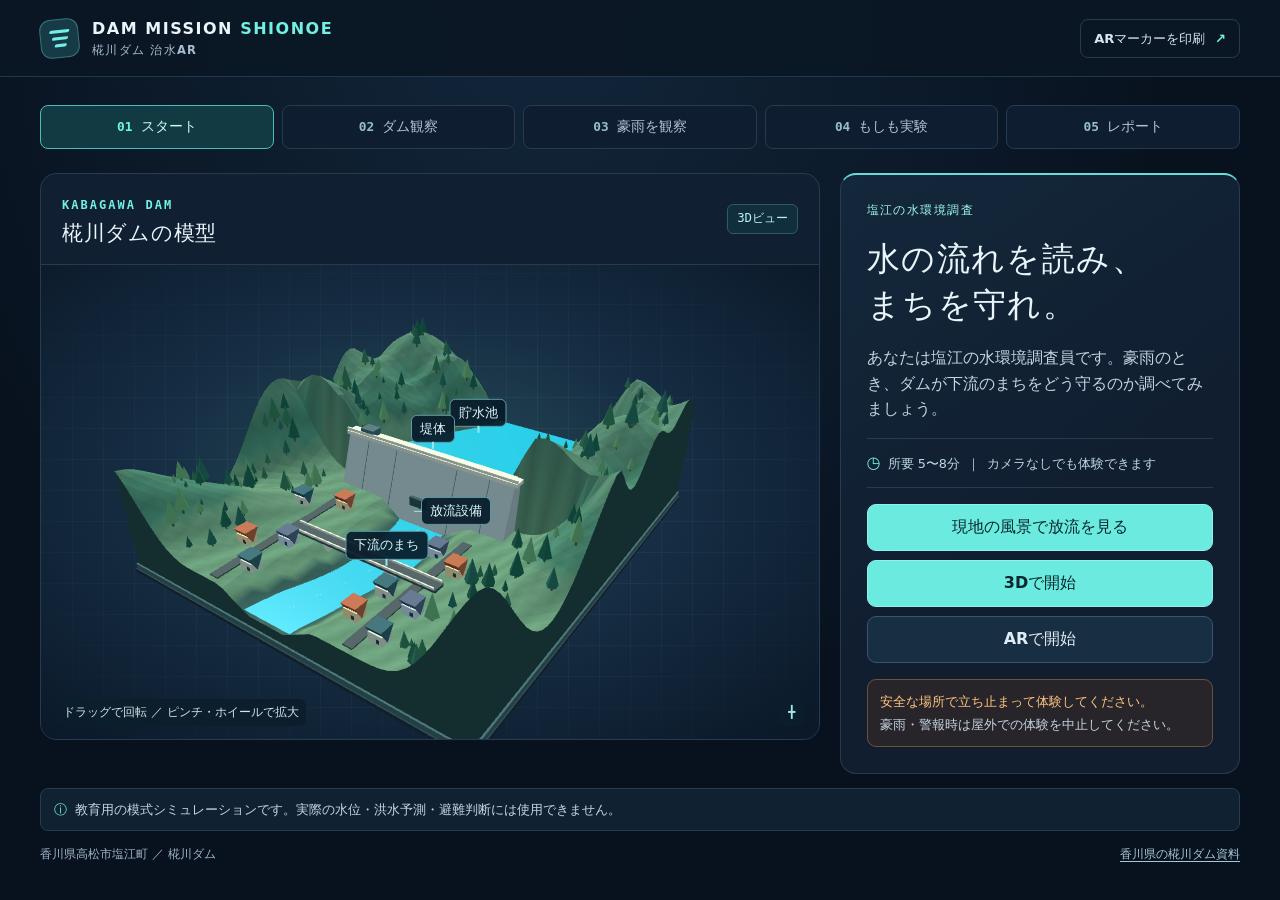
<file: index.html>
<!doctype html>
<html lang="ja">
<head><link rel="icon" href="data:,">
  <meta charset="UTF-8">
  <meta name="viewport" content="width=device-width, initial-scale=1, viewport-fit=cover">
  <meta name="theme-color" content="#08121f">
  <meta name="description" content="椛川ダムを題材に、豪雨の流入・貯留・放流を観察する教育用の3D・AR体験。">
  <title>DAM MISSION SHIONOE | 椛川ダム治水AR</title>
  <script type="module" crossorigin src="./assets/index-3j3i1ATy.js"></script>
  <link rel="modulepreload" crossorigin href="./assets/ar-controller-DDlqlueF.js">
  <link rel="stylesheet" crossorigin href="./assets/index--AMzJMVo.css">
</head>
<body>
  <div id="app"></div>
</body>
</html>
</file>
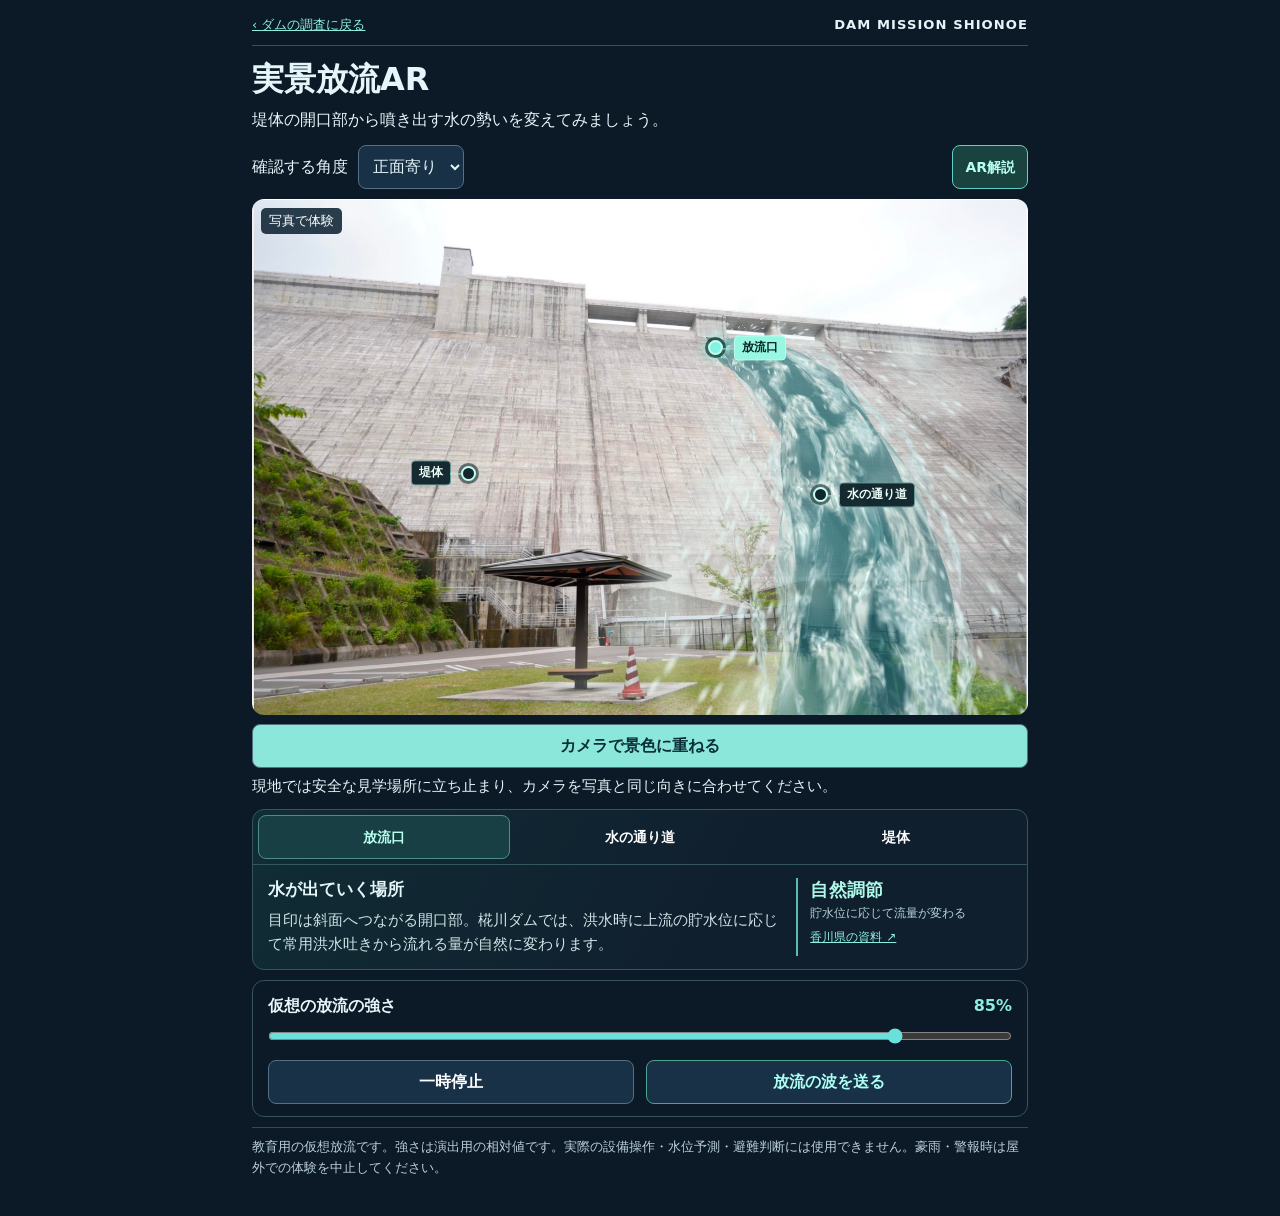
<file: landscape.html>
<!doctype html><html lang="ja"><head><link rel="icon" href="data:,"><meta charset="utf-8"><meta name="viewport" content="width=device-width, initial-scale=1">
<title>実景放流AR | DAM MISSION SHIONOE</title>  <script type="module" crossorigin src="./assets/landscape-BZIjHYIG.js"></script>
  <link rel="modulepreload" crossorigin href="./assets/ar-controller-DDlqlueF.js">
  <link rel="stylesheet" crossorigin href="./assets/landscape-DJ0ObCbS.css">
</head><body>
<main class="field">
<header><a href="./">‹ ダムの調査に戻る</a><span>DAM MISSION SHIONOE</span></header>
<h1>実景放流AR</h1>
<p>堤体の開口部から噴き出す水の勢いを変えてみましょう。</p>
<div class="view-picker">
  <label for="view-picker">確認する角度</label>
  <select id="view-picker">
    <option value="front">正面寄り</option>
    <option value="oblique">斜めから</option>
  </select>
  <button id="guide-toggle" type="button" aria-controls="dam-guide guide-anchors" aria-pressed="true">AR解説</button>
</div>
<div class="stage" id="stage"><img id="photo" src="./landscape/dam.jpg" alt="下流側から見上げたダム。開口部から右下に水路が延びる。"><canvas id="water" aria-label="開口部から斜面に沿って流れる模式的な放流水"></canvas><span id="mode">写真で体験</span><div id="guide-anchors"></div></div>
<button id="camera" class="field-camera">カメラで景色に重ねる</button>
<p id="status" role="status">現地では安全な見学場所に立ち止まり、カメラを写真と同じ向きに合わせてください。</p>
<section id="dam-guide" class="dam-guide" aria-label="椛川ダムの見どころ">
  <nav id="guide-topics" class="guide-topics" aria-label="解説を選ぶ"></nav>
  <div class="guide-card" aria-live="polite">
    <div class="guide-intro">
      <h2 id="guide-title"></h2>
      <p id="guide-body"></p>
    </div>
    <div class="guide-fact">
      <p id="guide-metric"></p>
      <p id="guide-caption"></p>
      <a id="guide-source" target="_blank" rel="noopener noreferrer">香川県の資料 ↗</a>
    </div>
  </div>
</section>
<div class="controls"><div class="level"><label for="strength">仮想の放流の強さ</label><output id="reading" for="strength">85%</output></div>
<input id="strength" type="range" min="0" max="100" value="85" step="1">
<div class="actions"><button id="pause">一時停止</button><button id="surge">放流の波を送る</button></div></div>
<p class="note">教育用の仮想放流です。強さは演出用の相対値です。実際の設備操作・水位予測・避難判断には使用できません。豪雨・警報時は屋外での体験を中止してください。</p>
</main></body></html>
</file>
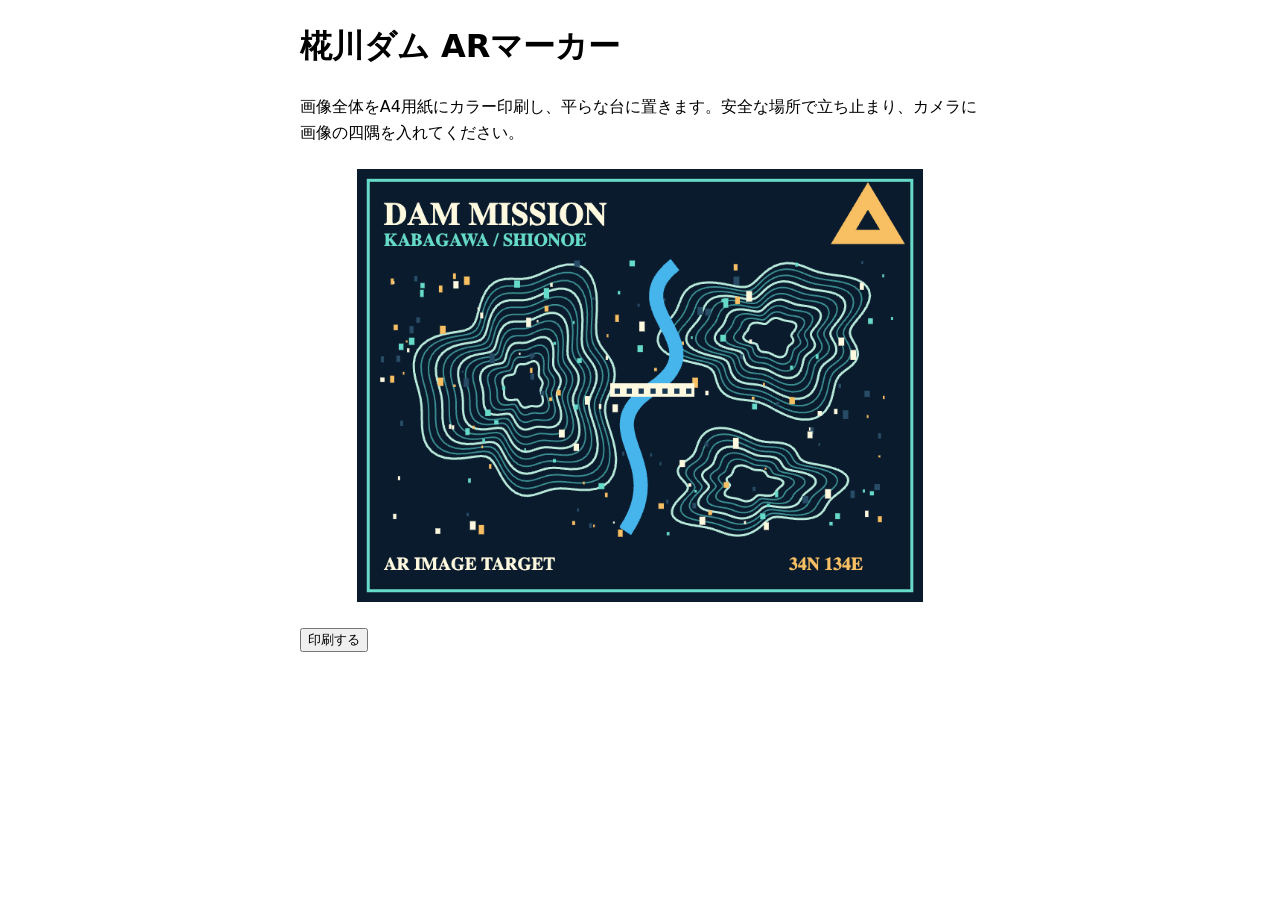
<file: markers/print.html>
<!doctype html>
<html lang="ja">
<meta charset="utf-8">
<meta name="viewport" content="width=device-width, initial-scale=1">
<title>椛川ダム ARマーカー印刷用</title>
<style>
  body { font: 16px/1.6 system-ui, sans-serif; margin: 20px auto; width: min(180mm, calc(100% - 32px)); }
  img { display: block; width: 150mm; max-width: 100%; margin: 24px auto; }
  @media print { @page { size: A4; margin: 15mm; } body {margin:0; width:auto} button { display:none } img { break-inside: avoid } }
</style>
<h1>椛川ダム ARマーカー</h1>
<p>画像全体をA4用紙にカラー印刷し、平らな台に置きます。安全な場所で立ち止まり、カメラに画像の四隅を入れてください。</p>
<img src="./kabagawa.png" alt="DAM MISSION KABAGAWA AR画像マーカー">
<button onclick="window.print()">印刷する</button>
</html>
</file>
<file: assets/index--AMzJMVo.css>
:root{font-family:Inter,Hiragino Kaku Gothic ProN,Yu Gothic,Meiryo,system-ui,sans-serif;color:#e9f5fb;background:#08121f;color-scheme:dark;--panel: #101f31;--line: #263b50;--muted: #adc0d0;--cyan: #72f0e4;--amber: #ffc480;font-synthesis:none}*{box-sizing:border-box}[hidden]{display:none!important}body{margin:0;min-width:280px;line-height:1.6;background:radial-gradient(ellipse at 42% 0%,#12263a 1%,transparent 60%)}button,select{font:inherit}button{cursor:pointer}button:disabled{cursor:default}button:focus-visible,a:focus-visible,select:focus-visible{outline:3px solid #ffc480;outline-offset:3px}a{color:var(--cyan);text-underline-offset:.22em}h1,h2,h3,p,ol,dl{margin:0}h1,h2,h3{line-height:1.32}h1:focus{outline:none}.wrap{width:min(1370px,calc(100% - 80px));margin-inline:auto}.topbar{background:#0a1624e8;border-bottom:1px solid #22374a}.header-inner{height:76px;display:flex;align-items:center;justify-content:space-between;gap:12px}.brand{display:flex;align-items:center;gap:13px;font-size:1rem;font-weight:900;letter-spacing:.095em;line-height:1.25}.brand b{color:var(--cyan)}.brand small{display:block;color:#a9bdd0;letter-spacing:.11em;font-size:.72rem;margin-top:4px}.brand-icon{position:relative;width:39px;height:39px;flex:0 0 39px;display:grid;place-content:center;gap:4px;border-radius:11px;background:#163b46;border:1px solid #37737a;transform:rotate(-6deg)}.brand-icon i{width:20px;height:3px;background:var(--cyan);border-radius:2px;transform:skew(-25deg)}.brand-icon i:nth-child(2){width:16px;margin-left:2px}.brand-icon i:nth-child(3){width:12px;margin-left:4px}.marker-link{color:#d3e6ef;font-size:.82rem;font-weight:650;text-decoration:none;border:1px solid var(--line);border-radius:8px;padding:8px 13px;white-space:nowrap}.marker-link span{color:var(--cyan);margin-left:5px}.marker-link:hover{border-color:var(--cyan)}.journey{margin:28px 0 24px}.journey ol{display:grid;grid-template-columns:repeat(5,1fr);list-style:none;padding:0;gap:8px}.journey li{display:flex;align-items:center;justify-content:center;gap:8px;min-height:44px;padding:4px;border-radius:8px;border:1px solid #243b51;color:#b0c2d3;font-size:.9rem;font-weight:650;background:#0e1e30}.journey li.current{color:#c7fff6;background:#123a43;border-color:#4cbcbb}.journey li.past:not(.current){color:#a8ddd7;border-color:#315463}.phase-number,.eyebrow,.tag,.meters strong,#sim-time{font-family:ui-monospace,SFMono-Regular,Consolas,monospace;font-variant-numeric:tabular-nums}.phase-number{font-size:.8rem;color:#98bdcd}.journey .current .phase-number{color:var(--cyan)}.mission{display:grid;grid-template-columns:minmax(0,1.95fr) minmax(312px,1fr);align-items:start;gap:20px}.model-card,.mission-panel{background:var(--panel);border:1px solid var(--line);border-radius:16px;overflow:hidden}.model-header{padding:17px 21px;display:flex;justify-content:space-between;align-items:center;gap:10px;border-bottom:1px solid #263b50}.eyebrow{display:inline-block;color:var(--cyan);font-size:.75rem;letter-spacing:.17em;font-weight:750}.model-header h2,.chart-header h2{font-size:1.3rem;margin-top:3px;letter-spacing:.035em}.tag{flex-shrink:0;color:#b9f5ef;background:#102e3d;border:1px solid #315968;border-radius:6px;padding:4px 9px;font-size:.77rem}.surface{position:relative;isolation:isolate;height:clamp(325px,37vw,545px);overflow:hidden;background:radial-gradient(ellipse at 48% 46%,#274e58 0,#162d43 46%,#0b1929 95%)}.view-grid{position:absolute;inset:0;z-index:-1;background:repeating-linear-gradient(0deg,#79b5c113 0 1px,transparent 1px 31px),repeating-linear-gradient(90deg,#79b5c113 0 1px,transparent 1px 31px);-webkit-mask-image:radial-gradient(ellipse at 50% 50%,#000 40%,transparent 95%);mask-image:radial-gradient(ellipse at 50% 50%,#000 40%,transparent 95%)}.surface canvas{position:absolute;inset:0;width:100%;height:100%;display:block;touch-action:none}.camera-feed{position:absolute;width:100%;height:100%;object-fit:cover;inset:0}.surface.ar-active .view-grid{display:none}.landmark{position:absolute;pointer-events:none;transform:translate(-50%,-120%);font-size:.8rem;font-weight:750;white-space:nowrap;color:#dffbfe;background:#091d2cf0;border:1px solid #5a9aa4;border-radius:6px;padding:3px 8px}.landmark:after{content:"";position:absolute;top:100%;left:calc(50% - 1px);background:#94e9e3;width:2px;height:7px}.landmark[data-landmark=outlet]{transform:translate(9px,-25%)}.landmark[data-landmark=outlet]:after{left:-8px;top:50%;width:8px;height:1px}.scene-caption{pointer-events:none;position:absolute;inset:auto 15px 13px;display:flex;align-items:center;justify-content:space-between;gap:8px;color:#d3e3ec;font-size:.74rem}.scene-caption span{background:#0c1e2cee;border-radius:6px;padding:4px 7px}.scene-caption .caption-axis{color:#a2e4e7;padding-inline:9px}.tracking,.scene-error{position:absolute;inset:42% 10% auto;text-align:center;border:1px solid #67beba;border-radius:11px;background:#091a29ec;padding:12px}.view-tools{display:flex;gap:8px;flex-wrap:wrap;padding:10px 15px;border-top:1px solid var(--line)}.tool{border:1px solid #365267;border-radius:8px;color:#e2eef3;background:#152a3c;min-height:40px;padding:5px 11px;font-size:.84rem;font-weight:650}.tool[aria-pressed=true]{background:#153e49;border-color:#58bfc5}.tool:hover{border-color:var(--cyan)}.tool span{color:var(--cyan)}.view-switch{margin-left:auto}.mission-panel{padding:clamp(20px,2vw,31px);display:flex;flex-direction:column;gap:16px;border-top:2px solid #64dfd7;background:linear-gradient(145deg,#14283b,#101e30 55%)}.mission-panel h1{font-size:clamp(1.66rem,2.55vw,2.48rem);letter-spacing:.045em;font-weight:850;line-height:1.43}.mission-kicker{color:#9df7ed;letter-spacing:.12em}.mission-panel p{color:#c2d4df;font-size:.94rem}.mission-panel .intro{font-size:1rem}.mission-info{display:flex;gap:7px;color:#bed8e1;flex-wrap:wrap;align-items:baseline;font-size:.8rem;padding:11px 0;border-block:1px solid var(--line)}.mission-info span:first-child{color:var(--cyan);font-size:1rem}.actions{display:grid;gap:9px}.primary,.secondary{display:block;width:100%;min-height:47px;padding:9px 12px;border-radius:9px;font-weight:800;border:1px solid transparent}.primary{color:#08272e;background:#6bebdf;border-color:#89f4e9}.primary:hover:not(:disabled){background:#a6fff3}.secondary{color:#e1edf5;background:#182e43;border-color:#38566d}.secondary:hover:not(:disabled){border-color:#79dcd8;background:#1a394a}.primary:disabled,.secondary:disabled{background:#162536;color:#9eb4c4;border-color:#2c4052;opacity:.76}.split-actions{display:grid;grid-template-columns:1fr 1fr;gap:8px}.safety{font-size:.83rem;color:var(--amber);padding:11px 12px;border:1px solid #6a523c;border-radius:9px;background:#28252a}.safety p{font-size:.79rem;margin-top:3px}.mode-label{display:flex;align-items:center;gap:8px;font-weight:700;color:#9df7ed!important}.mode-label span{width:7px;height:7px;border-radius:50%;background:#72eee0;flex:0 0 7px}.ar-guidance,.has-ar .orbit-guidance{display:none}.has-ar .ar-guidance{display:block}.landmarks-list{display:grid;gap:7px}.landmarks-list>div{padding:8px 11px;border-left:2px solid #4aa9ab;background:#132a3d}.landmarks-list dt{color:#acfff3;font-weight:700;font-size:.88rem}.landmarks-list dd{margin:2px 0 0;color:#c3dbe8;font-size:.83rem}.callout{border:1px solid #31596b;border-radius:9px;background:#132e40;padding:12px}.callout strong{font-size:.92rem;color:#a4fff1}.callout p{margin-top:5px;font-size:.88rem}.mission-panel .experiment-warning{border-left:2px solid var(--amber);color:#ffdbaf;padding-left:10px}.mission-panel .subtle{font-size:.8rem;color:var(--muted)}.mission-panel .reflection{color:#b8f8ec}.mission-panel .ar-notice{color:var(--amber);font-size:.87rem}#experiment-form{display:grid;gap:7px}#experiment-form label{font-size:.86rem;font-weight:750;margin-top:8px}#experiment-form small{color:var(--muted);margin-left:5px}#experiment-form select{width:100%;min-height:45px;border:1px solid #426077;border-radius:8px;padding:7px 10px;color:#eaf6fd;background:#0d1e30}#experiment-form button{margin-top:8px}.telemetry{padding:12px 16px 15px;border-top:1px solid var(--line)}.telemetry-top{display:flex;justify-content:space-between;align-items:center;gap:8px;color:var(--muted);font-size:.83rem;margin-bottom:9px}.run-state{color:var(--cyan);font-weight:700}.meters{display:grid;grid-template-columns:repeat(4,minmax(0,1fr));gap:6px}.meters>div,.results-grid>div{background:#0c1b2a;border:1px solid #243d52;border-radius:8px;padding:8px 10px}.meters span{display:block;color:#bfd3df;font-size:.78rem}.meters strong{color:#c4faf3;font-size:1.15rem;margin-right:3px}.meters small,.capacity small{color:var(--muted);font-size:.74rem}.capacity{margin-top:11px;font-size:.84rem}.capacity>div{display:flex;justify-content:space-between;flex-wrap:wrap;gap:3px 12px}progress{appearance:none;display:block;width:100%;height:7px;margin:5px 0 8px;border-radius:8px;overflow:hidden;border:0;background:#293e52}progress::-webkit-progress-bar{background:#293e52}progress::-webkit-progress-value{background:#6bebdf}progress::-moz-progress-bar{background:#6bebdf}#risk.raised{color:var(--amber)}.results{padding:20px}.chart-header{display:flex;justify-content:space-between;align-items:center;gap:8px}.plot-legend{display:flex;gap:15px;color:#d0e5f0;font-size:.87rem;margin:12px 0 5px}.plot-legend span:before{display:inline-block;content:"";width:22px;border-top:3px solid #6cf6e9;vertical-align:middle;margin-right:7px}.plot-legend span:nth-child(2):before{border-top:3px dashed #ffbf7a}.flow-chart{width:100%;display:block;max-height:360px;background:#0d1c2c;border-radius:9px}.flow-chart text{fill:#bcd1df;font-family:ui-monospace,monospace;font-size:16px}.chart-grid{stroke:#2c465c;stroke-width:1}.chart-with,.chart-without{fill:none;stroke:#6cf6e9;stroke-width:3.5;stroke-linecap:round;stroke-linejoin:round}.chart-without{stroke:#ffbf7a;stroke-dasharray:8 6}.results-grid{display:grid;grid-template-columns:1fr 1fr;gap:9px;margin-top:12px}.results-grid dt{color:#b9cfdf;font-size:.83rem}.results-grid dd{margin:2px 0;font-size:1.42rem;font-variant-numeric:tabular-nums;font-weight:800;color:#c9faf5}.results-grid small{font-size:.8rem}.results-grid .difference{font-size:1.12rem;margin-top:7px}.previous-run{border-top:1px solid var(--line);margin-top:15px;padding-top:11px;font-size:.88rem}.previous-run h3{font-size:.98rem;margin-bottom:4px}.notice{margin:14px 0;color:#c3d7e4;font-size:.82rem;padding:10px 13px;border-radius:8px;background:#102132;border:1px solid #263c52}.notice span{color:var(--cyan);margin-right:4px}.footer{display:flex;justify-content:space-between;gap:8px;flex-wrap:wrap;color:#a0b5c6;padding:0 0 19px;font-size:.76rem}.footer a{color:#a5c7d5}dialog{width:min(420px,calc(100% - 28px));padding:0;background:#14263a;color:#f0f9fb;border:1px solid #537388;border-radius:16px}dialog::backdrop{background:#060e19cf}.dialog-content{display:grid;gap:14px;padding:22px}.dialog-content p{font-size:.94rem;color:#c8dce8}@media(max-width:1000px){.wrap{width:calc(100% - 42px)}}@media(max-width:900px){.wrap{width:min(670px,calc(100% - 28px))}.header-inner{height:63px}.journey{margin:14px 0 12px}.journey ol{gap:4px}.journey li{font-size:.72rem;gap:4px;min-height:36px}.phase-number{font-size:.63rem}.mission{grid-template-columns:minmax(0,1fr);gap:12px}.mission-panel{gap:12px}.mission-panel h1{font-size:clamp(1.6rem,5vw,2.2rem)}.surface{height:clamp(247px,54vw,400px)}.model-card.has-mobile-controls .surface{height:clamp(205px,48vw,360px)}#playback-dock{padding:9px 11px 12px;border-top:1px solid var(--line)}#playback-actions .subtle{font-size:.8rem;color:var(--muted)}.model-header{padding:9px 13px}.model-header h2{font-size:1.05rem}.scene-caption{inset:auto 8px 6px}}@media(max-width:450px){.brand{font-size:.76rem;gap:8px;letter-spacing:.055em}.brand small{font-size:.65rem}.brand-icon{width:32px;height:32px;flex-basis:32px}.marker-link{font-size:.67rem;padding:6px}.marker-link span{margin:0}.journey li{flex-direction:column;line-height:1.15;gap:1px;white-space:nowrap;font-size:.64rem}.mission-panel,.results{padding:15px}.mission-panel h1{line-height:1.38}.landmark[data-landmark=reservoir]{transform:translate(-29%,-157%)}.landmark[data-landmark=outlet]{transform:translate(13px,-74%)}.view-tools{gap:4px;padding:7px 8px}.tool{padding-inline:7px;font-size:.73rem}.meters{gap:4px}.meters>div{padding:5px}.meters span,.meters small{font-size:.69rem}.meters strong{font-size:.92rem}.telemetry{padding:8px}.flow-chart text{font-size:22px}.results-grid dt{font-size:.75rem}}
</file>
<file: assets/landscape-DJ0ObCbS.css>
:root{font:16px/1.6 system-ui,Hiragino Sans,sans-serif;color:#e5f6fa;background:#0c1926;color-scheme:dark}*{box-sizing:border-box}body{margin:0}.field{max-width:840px;margin:auto;padding:14px clamp(14px,3vw,32px) 26px}header,.level,.actions{display:flex;align-items:center;justify-content:space-between;gap:12px}header{border-bottom:1px solid #36505b;padding-bottom:10px;font-size:.82rem}a,output{color:#8bede0}header span{font-weight:750;letter-spacing:.08em}h1{margin:12px 0 0;line-height:1.35}p{margin:6px 0 12px}.stage{width:100%;aspect-ratio:1658/1102;position:relative;overflow:hidden;background:#152532;border-radius:12px}.stage img,.stage canvas,.stage video{width:100%;height:100%;position:absolute;inset:0;object-fit:contain}.stage video{z-index:1}.stage canvas{z-index:2;pointer-events:none}#mode{position:absolute;z-index:3;top:9px;left:9px;border-radius:5px;padding:3px 8px;background:#0a2030dc;color:#fff;font-size:.8rem}.controls{border:1px solid #375460;border-radius:12px;padding:12px 15px;margin:10px 0}.level{font-weight:700}input{width:100%;height:34px;margin:0;accent-color:#69e0da}button{font:inherit;font-weight:700;border:1px solid #547083;background:#193146;color:#fff;border-radius:8px;min-height:44px;flex:1;cursor:pointer}.field-camera{width:100%;margin-top:9px;background:#8ce7db;color:#0b2f38}#status{font-size:.92rem}.note{font-size:.82rem;color:#bad0da;border-top:1px solid #314959;padding-top:8px}@media(max-width:420px){header span{font-size:.66rem}.actions{gap:6px}.actions button{font-size:.89rem}}.actions{flex-wrap:wrap}.actions button{padding:6px 9px}#surge{color:#abfff4;border-color:#4ca390}#surge:disabled{opacity:.7}.view-picker{display:flex;align-items:center;gap:10px;margin-bottom:10px}.view-picker select{min-height:44px;padding-inline:10px;color:inherit;background:#193146;border:1px solid #547083;border-radius:8px;font:inherit}#guide-toggle{flex:0 0 auto;margin-left:auto;padding-inline:12px;font-size:.875rem}#guide-toggle[aria-pressed=true]{border-color:#5dcfc3;color:#b6fff1;background:#1a423f}#guide-anchors{position:absolute;inset:0;z-index:3;pointer-events:none}.guide-pin{position:absolute;top:var(--top);left:var(--left);display:grid;place-items:center;width:44px;min-height:44px;padding:0;border:0;background:transparent;transform:translate(-50%,-50%);pointer-events:auto}.guide-pin[hidden]{display:none}.guide-pin:before{content:"";width:15px;height:15px;box-sizing:border-box;border:2px solid #c3fff4;border-radius:50%;background:#11282a;box-shadow:0 0 0 3px #152a2b99}.guide-pin[aria-pressed=true]{z-index:1}.guide-pin[aria-pressed=true]:before{background:#81f5e0;box-shadow:0 0 0 3px #173834be,0 0 13px #52ffe3}.guide-pin-label{position:absolute;left:calc(50% + 18px);top:50%;padding:4px 7px;transform:translateY(-50%);white-space:nowrap;font-size:.76rem;line-height:1.25;color:#ecfff9;background:#10242bf5;border:1px solid #689b97;border-radius:4px}.guide-pin-label:before{content:"";position:absolute;top:50%;right:100%;width:12px;border-top:1px solid #abeee3}.guide-pin-left .guide-pin-label{left:auto;right:calc(50% + 18px)}.guide-pin-left .guide-pin-label:before{right:auto;left:100%}.guide-pin[aria-pressed=true] .guide-pin-label{color:#092521;background:#97f7e3;border-color:#b6ffee}.dam-guide{margin:10px 0;overflow:hidden;border:1px solid #34575c;border-radius:12px;background:linear-gradient(120deg,#102d35,#101f2e 60%)}.guide-topics{display:grid;grid-template-columns:repeat(3,minmax(0,1fr));gap:4px;padding:5px;border-bottom:1px solid #34575c}.guide-topics button{min-width:0;min-height:44px;font-size:.875rem;border-color:transparent;background:transparent}.guide-topics button[aria-pressed=true]{color:#b9ffef;background:#183f43;border-color:#4c8e85}.guide-card{display:grid;grid-template-columns:minmax(0,1fr) minmax(130px,29%);gap:14px;padding:13px 15px}.guide-intro h2{margin:0;font-size:1.06rem;line-height:1.4}.guide-intro p{margin:6px 0 0;font-size:.94rem;color:#d0e4e7}.guide-fact{padding-left:12px;border-left:2px solid #59bdb2}.guide-fact p{margin:0}#guide-metric{color:#acf9e8;font-weight:800;font-size:1.1rem;line-height:1.4;letter-spacing:.02em}#guide-caption{font-size:.78rem;color:#b5d3d6}#guide-source{display:inline-block;margin-top:4px;font-size:.76rem}@media(max-width:520px){.guide-card{grid-template-columns:1fr;gap:10px}.guide-fact{display:grid;grid-template-columns:1fr auto;align-items:center;column-gap:8px}#guide-source{grid-column:2;grid-row:1 / span 2;white-space:nowrap}}
</file>
